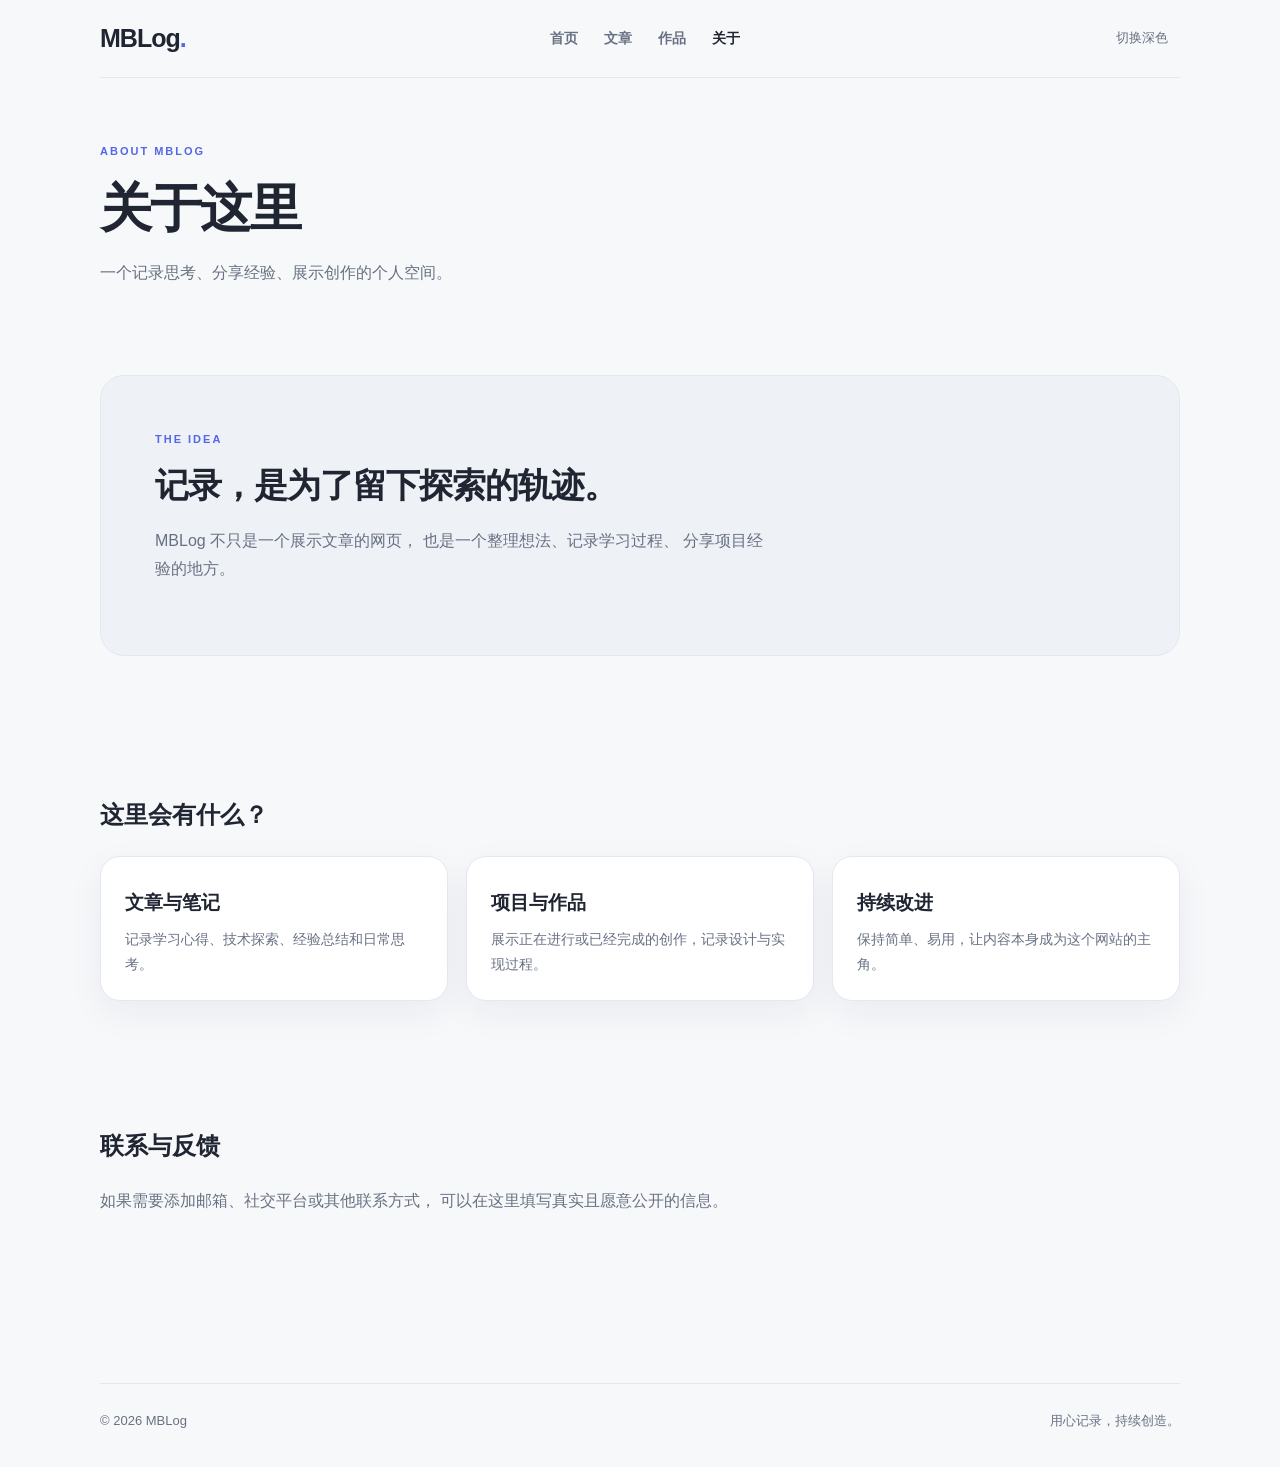
<file: about.html>
<!doctype html>
<html lang="zh-CN">
<head>
  <meta charset="UTF-8">
  <meta name="viewport" content="width=device-width, initial-scale=1">
  <meta name="description" content="了解 MBLog，一个记录想法与创作过程的个人博客。">
  <title>关于 · MBLog</title>
  <link rel="stylesheet" href="css/style.css">
  <script src="js/site.js" defer></script>
</head>
<body>
  <header class="site-header">
    <a class="brand" href="index.html">MBLog<span>.</span></a>
    <nav class="main-nav" aria-label="主导航">
      <a href="index.html">首页</a>
      <a href="blog.html">文章</a>
      <a href="portfolio.html">作品</a>
      <a href="about.html" aria-current="page">关于</a>
    </nav>
    <button id="theme-toggle" class="quiet theme-toggle" type="button">
      <span id="theme-label">切换主题</span>
    </button>
  </header>

  <main class="container">
    <section class="page-header">
      <p class="eyebrow">ABOUT MBLOG</p>
      <h1>关于这里</h1>
      <p>一个记录思考、分享经验、展示创作的个人空间。</p>
    </section>

    <section class="content-section">
      <div class="welcome-panel">
        <p class="eyebrow">THE IDEA</p>
        <h2>记录，是为了留下探索的轨迹。</h2>
        <p>
          MBLog 不只是一个展示文章的网页，
          也是一个整理想法、记录学习过程、
          分享项目经验的地方。
        </p>
      </div>

      <div class="content-section">
        <h2>这里会有什么？</h2>
        <div class="post-grid">
          <article class="post-card">
            <h3>文章与笔记</h3>
            <p>记录学习心得、技术探索、经验总结和日常思考。</p>
          </article>

          <article class="post-card">
            <h3>项目与作品</h3>
            <p>展示正在进行或已经完成的创作，记录设计与实现过程。</p>
          </article>

          <article class="post-card">
            <h3>持续改进</h3>
            <p>保持简单、易用，让内容本身成为这个网站的主角。</p>
          </article>
        </div>
      </div>

      <div class="content-section">
        <h2>联系与反馈</h2>
        <p class="muted">
          如果需要添加邮箱、社交平台或其他联系方式，
          可以在这里填写真实且愿意公开的信息。
        </p>
      </div>
    </section>
  </main>

  <footer class="site-footer">
    <p>© <span data-year>2026</span> MBLog</p>
    <p>用心记录，持续创造。</p>
  </footer>
</body>
</html>
</file>
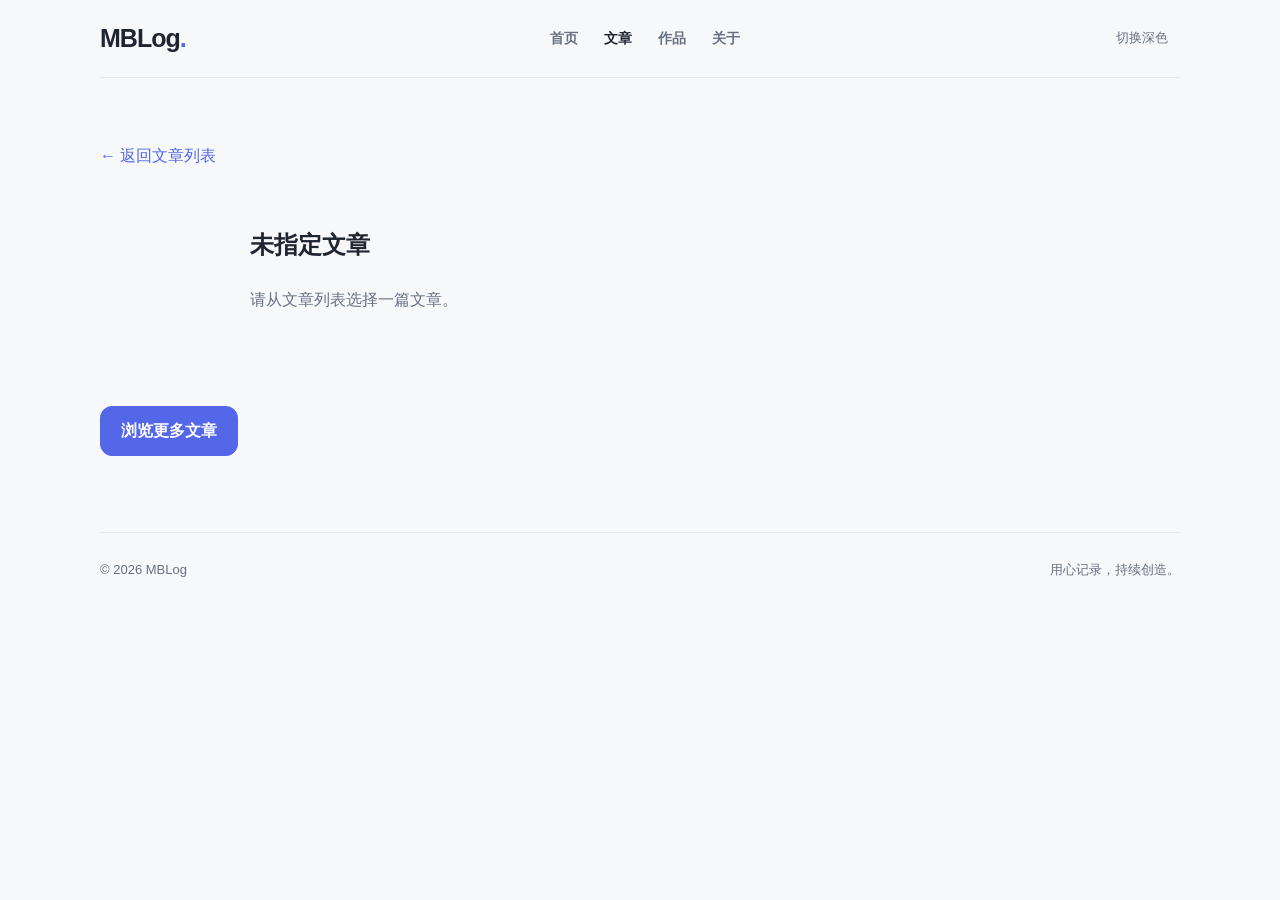
<file: post.html>
<!doctype html>
<html lang="zh-CN">
<head>
  <meta charset="UTF-8">
  <meta name="viewport" content="width=device-width, initial-scale=1">
  <meta name="description" content="阅读 MBLog 文章。">
  <title>文章详情 · MBLog</title>
  <link rel="stylesheet" href="css/style.css">
  <script src="js/site.js" defer></script>
  <script src="js/post.js" defer></script>
</head>
<body>
  <header class="site-header">
    <a class="brand" href="index.html">MBLog<span>.</span></a>
    <nav class="main-nav" aria-label="主导航">
      <a href="index.html">首页</a>
      <a href="blog.html" aria-current="page">文章</a>
      <a href="portfolio.html">作品</a>
      <a href="about.html">关于</a>
    </nav>
    <button id="theme-toggle" class="quiet theme-toggle" type="button">
      <span id="theme-label">切换主题</span>
    </button>
  </header>

  <main class="container">
    <section class="page-header">
      <a href="blog.html">← 返回文章列表</a>
    </section>

    <article id="article-content" class="article-content">
      <p class="muted" role="status">正在加载文章……</p>
    </article>

    <section class="content-section">
      <a class="button" href="blog.html">浏览更多文章</a>
    </section>
  </main>

  <footer class="site-footer">
    <p>© <span data-year>2026</span> MBLog</p>
    <p>用心记录，持续创造。</p>
  </footer>
</body>
</html>
</file>
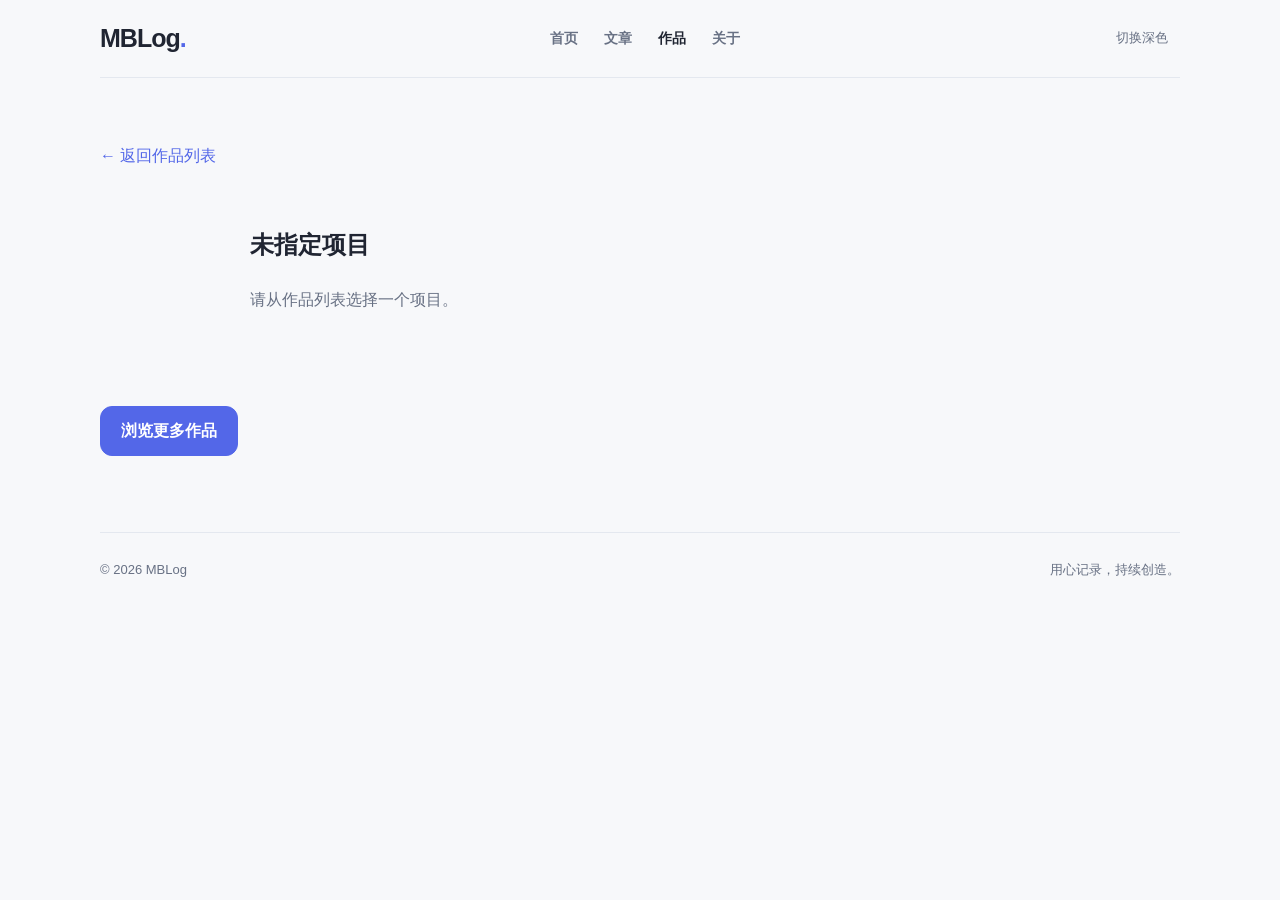
<file: project.html>
<!doctype html>
<html lang="zh-CN">
<head>
  <meta charset="UTF-8">
  <meta name="viewport" content="width=device-width, initial-scale=1">
  <meta name="description" content="查看 MBLog 项目详情。">
  <title>项目详情 · MBLog</title>
  <link rel="stylesheet" href="css/style.css">
  <script src="js/site.js" defer></script>
  <script src="js/project.js" defer></script>
</head>
<body>
  <header class="site-header">
    <a class="brand" href="index.html">MBLog<span>.</span></a>
    <nav class="main-nav" aria-label="主导航">
      <a href="index.html">首页</a>
      <a href="blog.html">文章</a>
      <a href="portfolio.html" aria-current="page">作品</a>
      <a href="about.html">关于</a>
    </nav>
    <button id="theme-toggle" class="quiet theme-toggle" type="button">
      <span id="theme-label">切换主题</span>
    </button>
  </header>

  <main class="container">
    <section class="page-header">
      <a href="portfolio.html">← 返回作品列表</a>
    </section>

    <article id="project-content" class="article-content">
      <p class="muted" role="status">正在加载项目……</p>
    </article>

    <section class="content-section">
      <a class="button" href="portfolio.html">浏览更多作品</a>
    </section>
  </main>

  <footer class="site-footer">
    <p>© <span data-year>2026</span> MBLog</p>
    <p>用心记录，持续创造。</p>
  </footer>
</body>
</html>
</file>
<file: css/style.css>
:root {
  color-scheme: light;
  --bg: #f7f8fa;
  --surface: #ffffff;
  --surface-soft: #eef1f6;
  --text: #202532;
  --muted: #687184;
  --border: #e4e8ef;
  --accent: #5367e8;
  --accent-hover: #4052ce;
  --shadow: 0 12px 36px rgba(31, 42, 68, 0.06);
  --radius: 20px;
  --container: 1080px;
}

:root[data-theme="dark"] {
  color-scheme: dark;
  --bg: #11141b;
  --surface: #191e28;
  --surface-soft: #222938;
  --text: #edf0f7;
  --muted: #a2adbf;
  --border: #30394a;
  --accent: #91a0ff;
  --accent-hover: #b1bbff;
  --shadow: 0 12px 36px rgba(0, 0, 0, 0.16);
}

* {
  box-sizing: border-box;
}

html {
  min-height: 100%;
  scroll-behavior: smooth;
}

body {
  min-height: 100vh;
  margin: 0;
  background: var(--bg);
  color: var(--text);
  font-family:
    -apple-system, BlinkMacSystemFont, "Segoe UI",
    "PingFang SC", "Microsoft YaHei", sans-serif;
  font-size: 16px;
  line-height: 1.75;
  transition: background-color 0.2s, color 0.2s;
}

a {
  color: var(--accent);
  text-decoration: none;
}

a:hover {
  color: var(--accent-hover);
}

button,
input,
textarea,
select {
  font: inherit;
}

button,
.button {
  -webkit-tap-highlight-color: transparent;
}

button {
  color: inherit;
}

button:focus-visible,
a:focus-visible,
input:focus-visible,
textarea:focus-visible,
select:focus-visible {
  outline: 3px solid var(--accent);
  outline-offset: 3px;
}

.site-header {
  width: min(calc(100% - 40px), var(--container));
  min-height: 78px;
  margin: 0 auto;
  display: flex;
  align-items: center;
  justify-content: space-between;
  gap: 24px;
  border-bottom: 1px solid var(--border);
}

.brand {
  flex-shrink: 0;
  color: var(--text);
  font-size: 25px;
  font-weight: 800;
  letter-spacing: -1px;
}

.brand span {
  color: var(--accent);
}

.main-nav {
  display: flex;
  align-items: center;
  justify-content: center;
  flex-wrap: wrap;
  gap: 26px;
}

.main-nav a {
  color: var(--muted);
  font-size: 14px;
  font-weight: 600;
}

.main-nav a:hover,
.main-nav a[aria-current="page"] {
  color: var(--text);
}

.quiet {
  display: inline-flex;
  align-items: center;
  justify-content: center;
  gap: 8px;
  min-height: 40px;
  padding: 7px 12px;
  border: 0;
  border-radius: 10px;
  background: transparent;
  color: var(--muted);
  cursor: pointer;
}

.quiet:hover {
  background: var(--surface-soft);
  color: var(--text);
}

.theme-toggle {
  flex-shrink: 0;
  font-size: 13px;
}

.container {
  width: min(calc(100% - 40px), var(--container));
  margin: 0 auto;
}

.hero {
  padding: clamp(70px, 12vw, 130px) 0 90px;
  max-width: 760px;
}

.eyebrow {
  margin: 0 0 14px;
  color: var(--accent);
  font-size: 11px;
  font-weight: 800;
  letter-spacing: 2px;
}

.hero h1 {
  margin: 0;
  font-size: clamp(42px, 7vw, 76px);
  font-weight: 800;
  letter-spacing: -3px;
  line-height: 1.2;
}

.hero-description {
  max-width: 560px;
  margin: 26px 0 0;
  color: var(--muted);
  font-size: clamp(16px, 2vw, 19px);
}

.button-row {
  display: flex;
  align-items: center;
  flex-wrap: wrap;
  gap: 16px;
  margin-top: 32px;
}

.button {
  display: inline-flex;
  align-items: center;
  justify-content: center;
  min-height: 46px;
  padding: 10px 20px;
  border: 1px solid var(--accent);
  border-radius: 12px;
  background: var(--accent);
  color: #fff;
  font-weight: 700;
  transition: transform 0.15s, opacity 0.15s;
}

.button:hover {
  color: #fff;
  opacity: 0.92;
  transform: translateY(-1px);
}

.content-section {
  padding: 28px 0 76px;
}

.section-heading {
  display: flex;
  align-items: end;
  justify-content: space-between;
  gap: 20px;
  margin-bottom: 26px;
}

.section-heading h2,
.welcome-panel h2 {
  margin: 0;
  font-size: clamp(25px, 4vw, 34px);
  letter-spacing: -1px;
  line-height: 1.35;
}

.section-heading .eyebrow {
  margin-bottom: 8px;
}

.section-heading > a {
  flex-shrink: 0;
  font-size: 14px;
  font-weight: 600;
}

.post-grid {
  display: grid;
  grid-template-columns: repeat(3, minmax(0, 1fr));
  gap: 18px;
}

.post-card {
  min-width: 0;
  padding: 24px;
  border: 1px solid var(--border);
  border-radius: var(--radius);
  background: var(--surface);
  box-shadow: var(--shadow);
  overflow-wrap: anywhere;
}

.post-card h3 {
  margin: 8px 0 10px;
  font-size: 19px;
  line-height: 1.5;
}

.post-card h3 a {
  color: var(--text);
}

.post-card h3 a:hover {
  color: var(--accent);
}

.post-card p {
  margin: 0;
  color: var(--muted);
  font-size: 14px;
}

.post-meta {
  color: var(--muted);
  font-size: 12px;
}

.post-tag {
  display: inline-block;
  padding: 3px 9px;
  border-radius: 7px;
  background: var(--surface-soft);
  color: var(--muted);
  font-size: 12px;
}

.muted {
  color: var(--muted);
}

.welcome-panel {
  margin: 10px 0 90px;
  padding: clamp(28px, 6vw, 54px);
  border: 1px solid var(--border);
  border-radius: 24px;
  background: var(--surface-soft);
}

.welcome-panel p:not(.eyebrow) {
  max-width: 620px;
  margin: 18px 0;
  color: var(--muted);
}

.site-footer {
  display: flex;
  justify-content: space-between;
  gap: 20px;
  width: min(calc(100% - 40px), var(--container));
  margin: 0 auto;
  padding: 26px 0 34px;
  border-top: 1px solid var(--border);
  color: var(--muted);
  font-size: 13px;
}

.site-footer p {
  margin: 0;
}

.page-header {
  padding: 64px 0 34px;
}

.page-header h1 {
  margin: 0;
  font-size: clamp(34px, 6vw, 52px);
  letter-spacing: -2px;
  line-height: 1.3;
}

.page-header p:not(.eyebrow) {
  max-width: 680px;
  color: var(--muted);
}

.content-section p {
  overflow-wrap: anywhere;
}

.empty-state,
.notice {
  padding: 22px;
  border: 1px solid var(--border);
  border-radius: 14px;
  background: var(--surface);
  color: var(--muted);
}

.form-field {
  display: grid;
  gap: 7px;
  margin-bottom: 18px;
}

.form-field label {
  font-weight: 700;
}

.form-field input,
.form-field textarea,
.form-field select {
  width: 100%;
  min-height: 44px;
  padding: 10px 12px;
  border: 1px solid var(--border);
  border-radius: 10px;
  background: var(--surface);
  color: var(--text);
}

.form-field textarea {
  min-height: 180px;
  resize: vertical;
}

@media (max-width: 760px) {
  .site-header {
    width: min(calc(100% - 28px), var(--container));
    min-height: auto;
    padding: 18px 0;
    flex-wrap: wrap;
    gap: 14px;
  }

  .brand {
    font-size: 23px;
  }

  .main-nav {
    order: 3;
    width: 100%;
    justify-content: flex-start;
    gap: 22px;
    overflow-x: auto;
    padding: 4px 0;
  }

  .main-nav a {
    white-space: nowrap;
  }

  .theme-toggle {
    margin-left: auto;
  }

  .container {
    width: min(calc(100% - 28px), var(--container));
  }

  .hero {
    padding: 70px 0 68px;
  }

  .hero h1 {
    letter-spacing: -2px;
  }

  .post-grid {
    grid-template-columns: 1fr;
  }

  .post-card {
    padding: 21px;
  }

  .welcome-panel {
    margin-bottom: 58px;
  }

  .site-footer {
    width: min(calc(100% - 28px), var(--container));
    flex-direction: column;
    gap: 5px;
  }
}

@media (prefers-reduced-motion: reduce) {
  *,
  *::before,
  *::after {
    scroll-behavior: auto !important;
    transition-duration: 0.01ms !important;
    animation-duration: 0.01ms !important;
    animation-iteration-count: 1 !important;
  }
}


/* MBLog article and project detail pages */

.article-content {
  max-width: 780px;
  margin: 0 auto;
  padding-bottom: 48px;
  overflow-wrap: anywhere;
}

.article-title {
  margin: 12px 0 18px;
  font-size: clamp(34px, 6vw, 54px);
  line-height: 1.3;
  letter-spacing: -1.5px;
}

.article-summary {
  margin: 28px 0;
  padding: 20px 24px;
  border-left: 3px solid var(--accent);
  border-radius: 0 12px 12px 0;
  background: var(--surface-soft);
  color: var(--muted);
  font-size: 18px;
}

.article-body {
  margin-top: 34px;
  color: var(--text);
  font-size: 17px;
  line-height: 2;
  overflow-wrap: anywhere;
  white-space: pre-wrap;
}

.article-body a {
  overflow-wrap: anywhere;
}

.article-content > .button {
  margin-top: 28px;
}

@media (max-width: 600px) {
  .article-title {
    letter-spacing: -1px;
  }

  .article-summary {
    padding: 16px;
    font-size: 16px;
  }

  .article-body {
    font-size: 16px;
    line-height: 1.9;
  }
}


/* MBLog admin panel */

.admin-container {
  padding-bottom: 60px;
}

.admin-panel {
  margin: 0 0 28px;
  padding: clamp(20px, 4vw, 32px);
  border: 1px solid var(--border);
  border-radius: var(--radius);
  background: var(--surface);
  box-shadow: var(--shadow);
}

.admin-panel h2 {
  margin-top: 0;
}

.admin-section-heading {
  display: flex;
  justify-content: space-between;
  align-items: center;
  gap: 18px;
  margin-bottom: 24px;
}

.admin-section-heading h2 {
  margin-bottom: 4px;
}

.admin-section-heading p {
  margin-top: 0;
}

.admin-tabs {
  display: flex;
  gap: 8px;
  margin: 0 0 20px;
  padding: 5px;
  border-radius: 12px;
  background: var(--surface-soft);
}

.admin-tab {
  min-height: 42px;
  padding: 8px 18px;
  border: 0;
  border-radius: 9px;
  background: transparent;
  color: var(--muted);
  cursor: pointer;
}

.admin-tab.active {
  background: var(--surface);
  color: var(--text);
  box-shadow: var(--shadow);
}

.admin-list {
  display: grid;
  gap: 12px;
  margin-top: 24px;
}

.admin-item {
  display: flex;
  align-items: flex-start;
  justify-content: space-between;
  gap: 18px;
  padding: 18px;
  border: 1px solid var(--border);
  border-radius: 14px;
  background: var(--bg);
}

.admin-item h3 {
  margin: 0 0 6px;
  overflow-wrap: anywhere;
}

.admin-item p {
  margin: 4px 0;
  color: var(--muted);
  font-size: 13px;
  overflow-wrap: anywhere;
}

.admin-item-actions {
  display: flex;
  flex-wrap: wrap;
  gap: 8px;
  flex-shrink: 0;
}

.admin-item-actions button {
  min-height: 36px;
  padding: 6px 10px;
  border: 1px solid var(--border);
  border-radius: 8px;
  background: var(--surface);
  cursor: pointer;
}

.admin-item-actions button:hover {
  border-color: var(--accent);
}

.admin-status {
  display: inline-block;
  margin-top: 4px;
  padding: 2px 8px;
  border-radius: 6px;
  background: var(--surface-soft);
  color: var(--muted);
  font-size: 12px;
}

.admin-status.published {
  color: var(--accent);
}

[hidden] {
  display: none !important;
}

@media (max-width: 640px) {
  .admin-section-heading,
  .admin-item {
    flex-direction: column;
    align-items: stretch;
  }

  .admin-item-actions {
    flex-shrink: 1;
  }

  .admin-tabs {
    width: 100%;
  }

  .admin-tab {
    flex: 1;
    padding-inline: 8px;
  }
}
</file>
